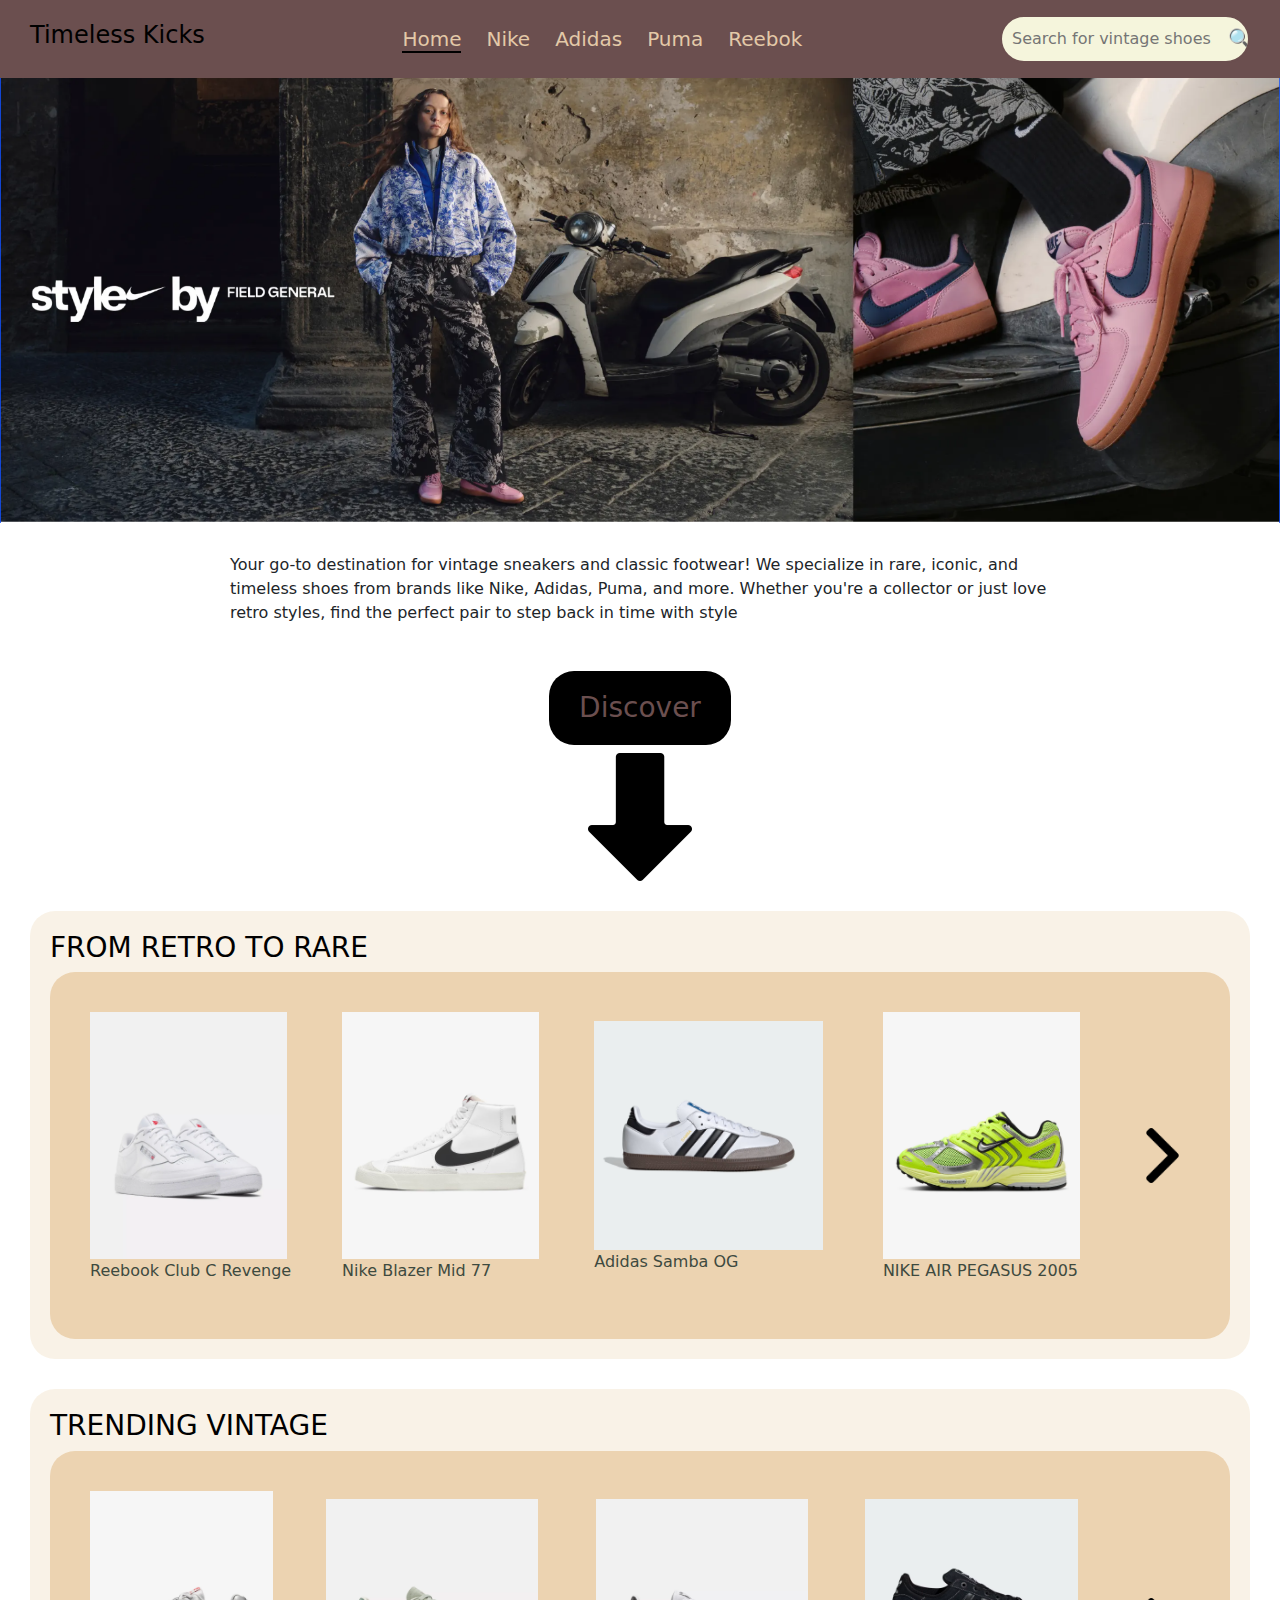
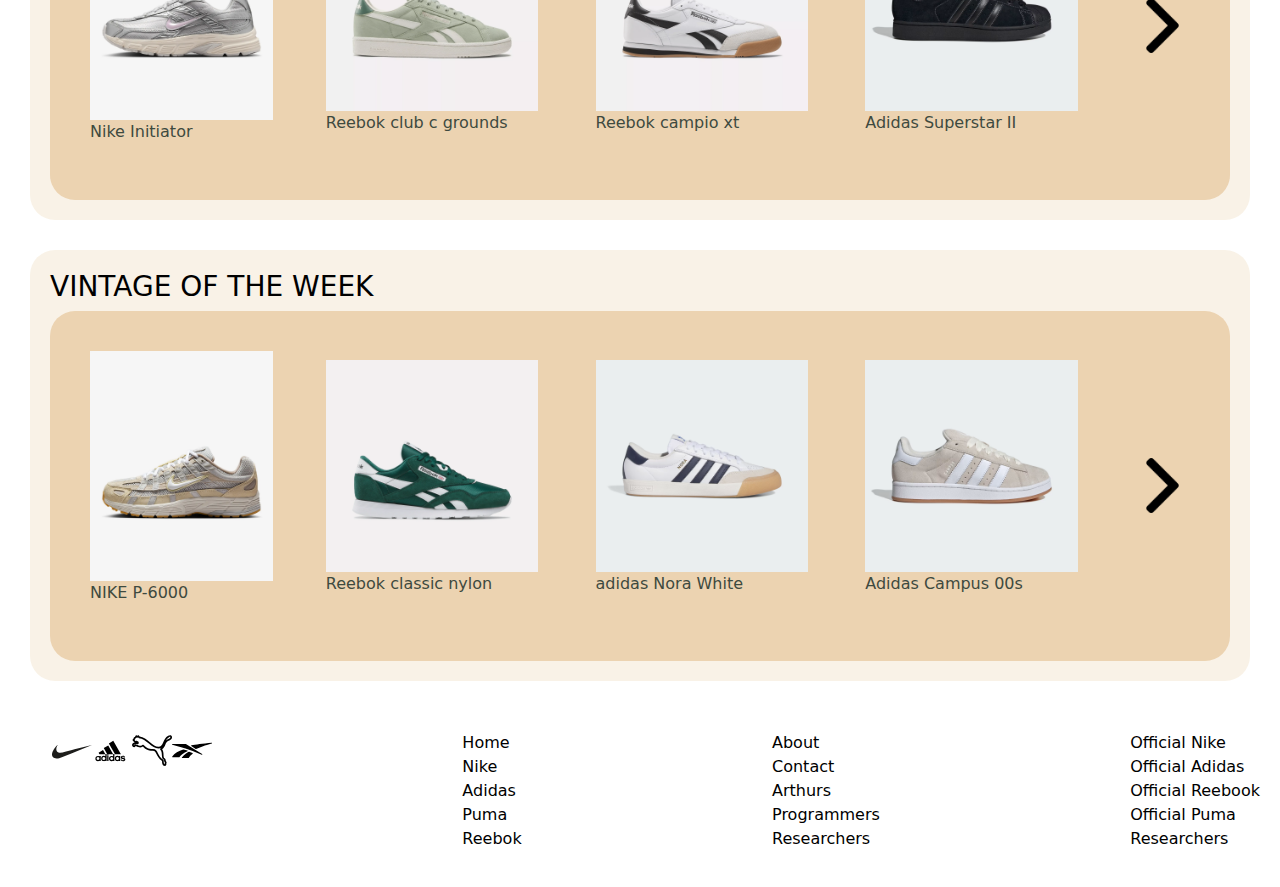
<file: vintage/index.html>
<!doctype html>
<html>
<head>
    <meta charset="UTF-8">
    <meta name="viewport" content="width=device-width, initial-scale=1.0">
    <link href="style.css" rel="stylesheet">
    <title>Timeless Kicks</title>
    <link href="https://cdn.jsdelivr.net/npm/bootstrap@5.3.0/dist/css/bootstrap.min.css" rel="stylesheet">
</head>

<body>
    <header >
        <div>
            <h4>Timeless Kicks</h4>
        </div>
        <ul class="nav">
            <li><a href="index.html" style="border-bottom: 2px solid black;">Home</a></li>
            <li><a href="Nike.html">Nike</a></li>
            <li><a href="Adidas.html">Adidas</a></li>
            <li><a href="Puma.html">Puma</a></li>
            <li><a href="Reebok.html">Reebok</a></li>
        </ul>  
        <form class="search-bar">
            <input type="text" id="searchInput" placeholder="Search for vintage shoes...">
            <button type="submit">🔍</button>
        </form>  
    </header>


    <div class="home-about">
        <img src="Images/home.PNG" >
        <p style="padding: 30px 230px;">
            Your go-to destination for vintage sneakers and classic footwear! We specialize 
            in rare, iconic, and timeless shoes from brands like Nike, Adidas, Puma, and more.
             Whether you're a collector or just love retro styles, find the perfect pair to 
             step back in time with style
        </p>
        <div >
            <div class="discover" >
            <h3>Discover</h3>
            <img src="Images/icons/down-arrow.png" style="width: 10%;height: 10%;">
            </div>    
        </div>    

    </div>
    <section class="From-Retro-to-Rare" id="section">
        <div class="head-Container">
            <h3>FROM RETRO TO RARE</h3>

        </div>
        
        <div class="Container">
            <div>
                <img src="Images/shoes/Reebok club c 85.webp">
                <p>Reebook Club C Revenge</p>
            </div>
            <div>
                <img src="Images/shoes/Nike blazer mid 77.jpg">
                <p>Nike Blazer Mid 77</p>
            </div>
            <div>
                <img src="Images/shoes/Adidas Samba OG.avif">
                <p>Adidas Samba OG</p>
            </div>
            <div>
                <img src="Images/shoes/NIKE AIR PEGASUS 2005.png">
                <p>NIKE AIR PEGASUS 2005</p>
            </div>
            <img src="Images/icons/right-arrow .png "class="right-arrow"style="width: 5%; height: 5%;">

        </div>
      

    </section>
    <section class="trending-vintage" id="section">
        <div class="head-Container">
            <h3>TRENDING VINTAGE</h3>

        </div>
        
        <div class="Container">
            <div>
                <img src="Images/shoes/NIKE INITIATOR.png">
                <p>Nike Initiator</p>
            </div>
            <div>
                <img src="Images/shoes/Reebok club c grounds.webp">
                <p>Reebok club c grounds</p>
            </div>
            <div>
                <img src="Images/shoes/Reebok campio xt.webp">
                <p>Reebok campio xt</p>
            </div>
            <div>
                <img src="Images/shoes/Adidas Superstar II .avif">
                <p>Adidas Superstar II</p>
            </div>
            <img src="Images/icons/right-arrow .png "class="right-arrow"style="width: 5%; height: 5%;">

        </div>

    </section>
    <section class="vintage-of-the-week" id="section">

        <div class="head-Container">
            <h3>VINTAGE OF THE WEEK</h3>

        </div>
        
        <div class="Container">
            <div>
                <img src="Images/shoes/NIKE P-6000.png">
                <p>NIKE P-6000</p>
            </div>
            <div>
                <img src="Images/shoes/Reebok classic nylon.webp">
                <p>Reebok classic nylon</p>
            </div>
            <div>
                <img src="Images/shoes/adidas Nora_Shoes_White.avif">
                <p>adidas Nora White</p>
            </div>
            <div>
                <img src="Images/shoes/Adidas Campus 00s.avif">
                <p>Adidas Campus 00s</p>
            </div>
            <img src="Images/icons/right-arrow .png "class="right-arrow"style="width: 5%; height: 5%;">

        </div>

    </section>

<footer>
    <ul class="footer-logos">
        <li><img src="Images/icons/nike.svg" ></li>
        <li><img src="Images/icons/adidas.svg"></li>
        <li><img src="Images/icons/puma.svg"></li>
        <li><img src="Images/icons/reebok.svg"></li>
    </ul>
    <ul >
        <li><a href="index.html">Home</a></li>
        <li><a href="Nike.html">Nike</a></li>
        <li><a href="Adidas.html">Adidas</a></li>
        <li><a href="Puma.html">Puma</a></li>
        <li><a href="Reebok.html">Reebok</a></li>
    </ul> 
    <ul >
        <li><a href="#">About</a></li>
        <li><a href="#">Contact</a></li>
        <li><a href="#">Arthurs</a></li>
        <li><a href="#">Programmers</a></li>
        <li><a href="#">Researchers</a></li>
    </ul> 
    <ul >
        <li><a href="#">Official Nike</a></li>
        <li><a href="#">Official Adidas</a></li>
        <li><a href="#">Official Reebook</a></li>
        <li><a href="#">Official Puma</a></li>
        <li><a href="#">Researchers</a></li>
    </ul> 
</footer>

<script src="https://cdn.jsdelivr.net/npm/@popperjs/core@2.11.6/dist/umd/popper.min.js"></script>

<script src="https://cdn.jsdelivr.net/npm/bootstrap@5.3.0/dist/js/bootstrap.min.js"></script>
</body>
</html>
</file>
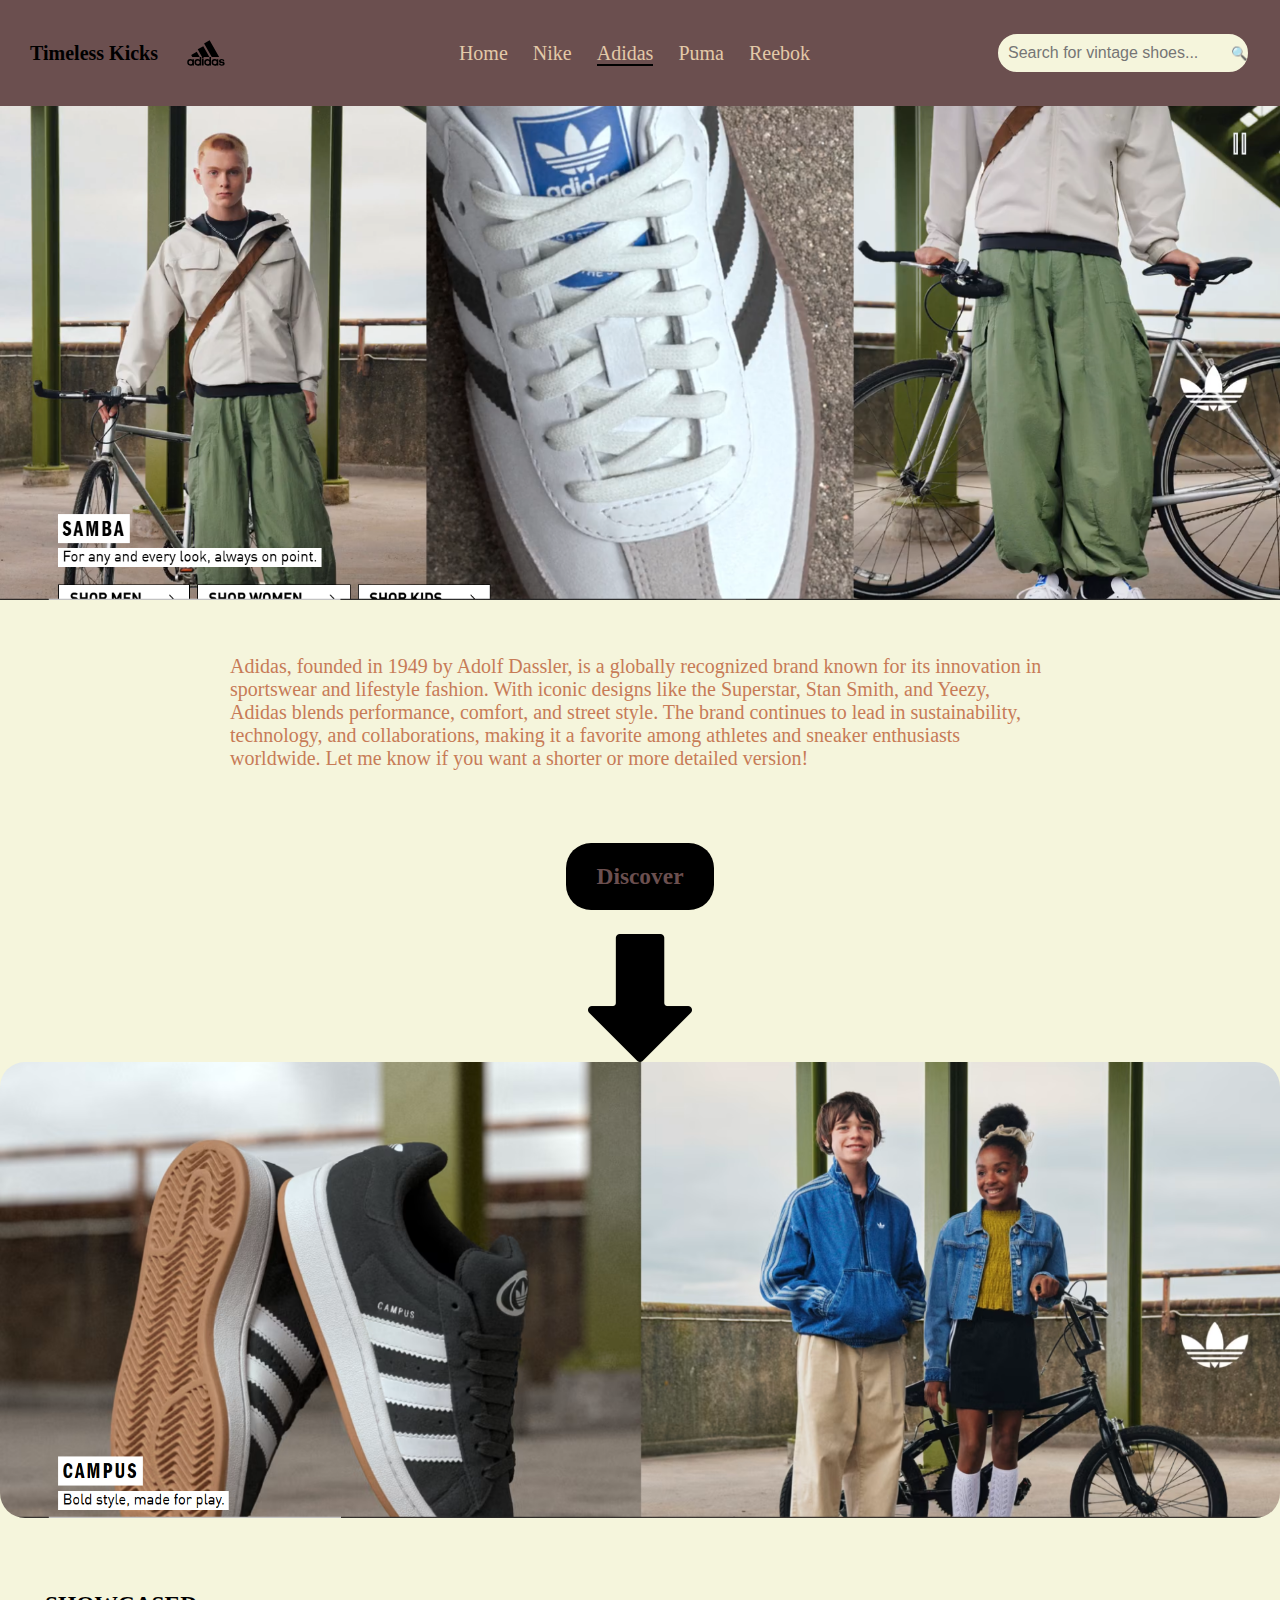
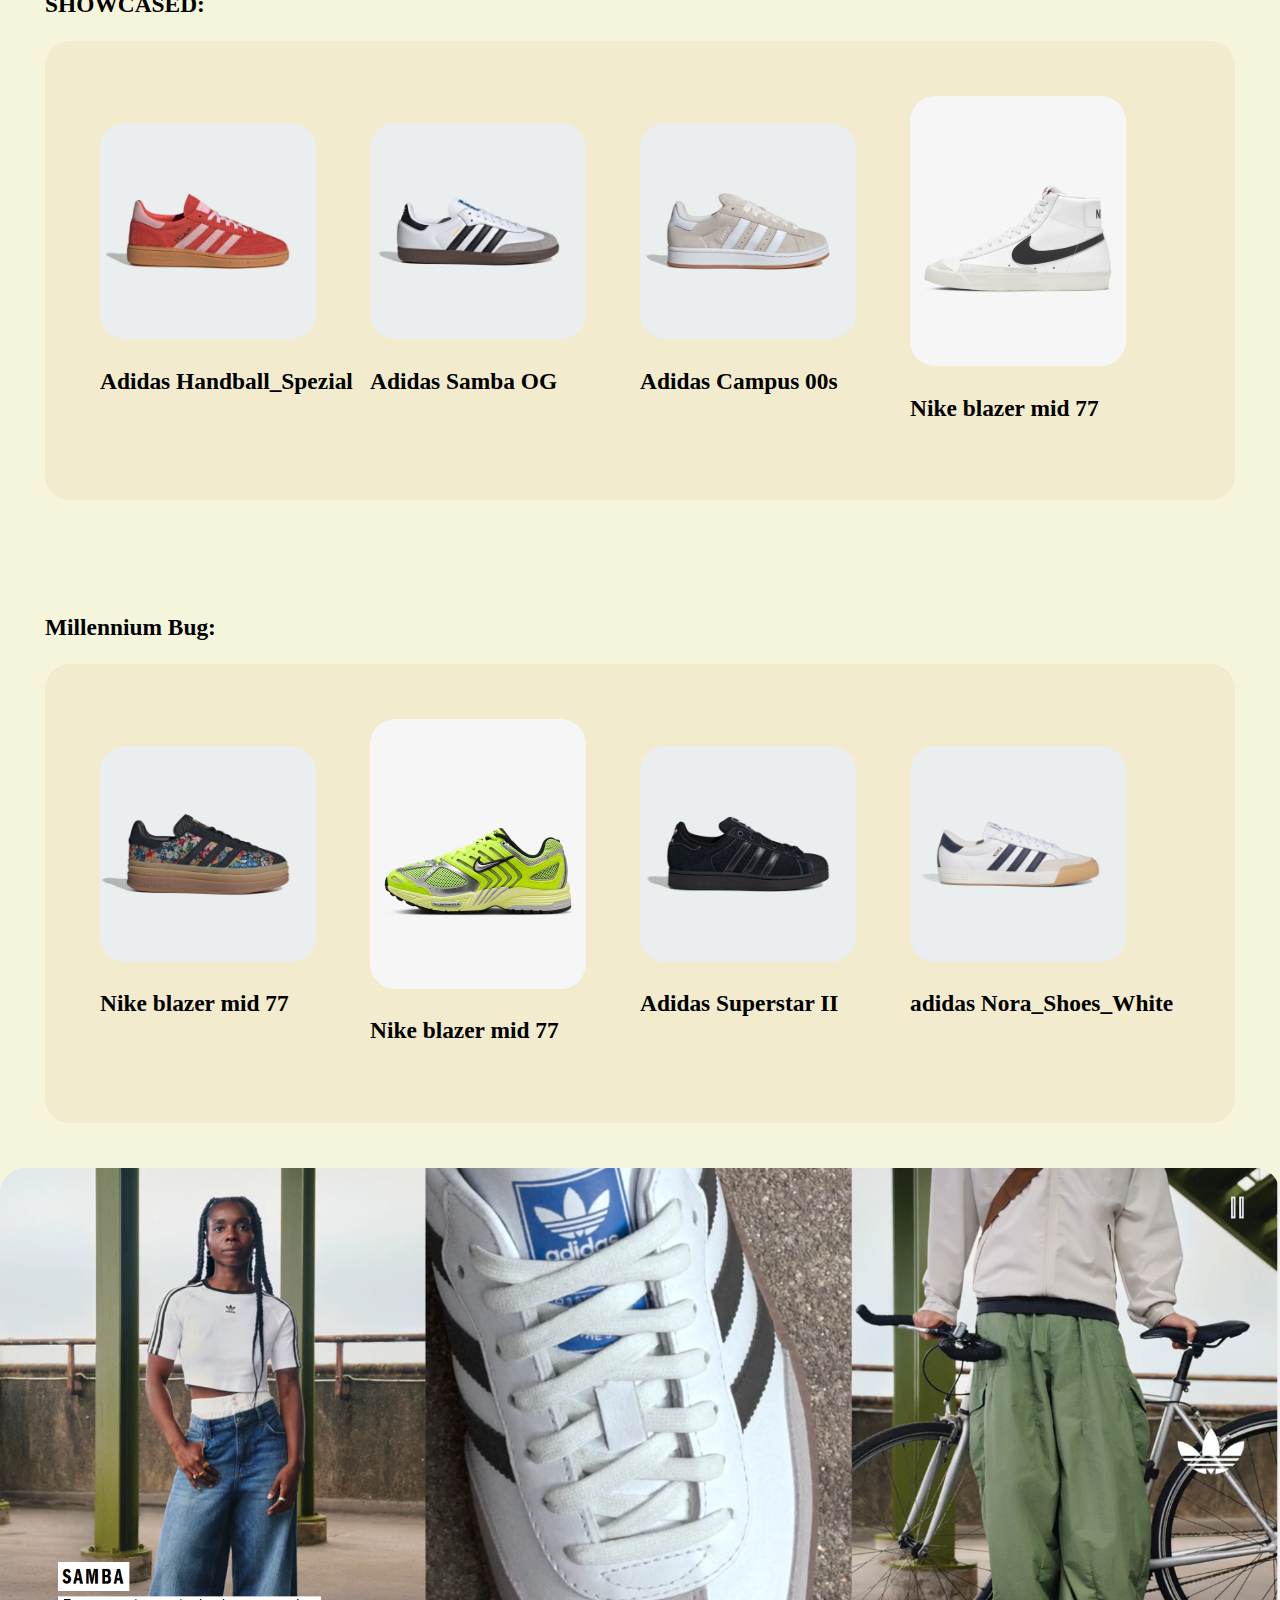
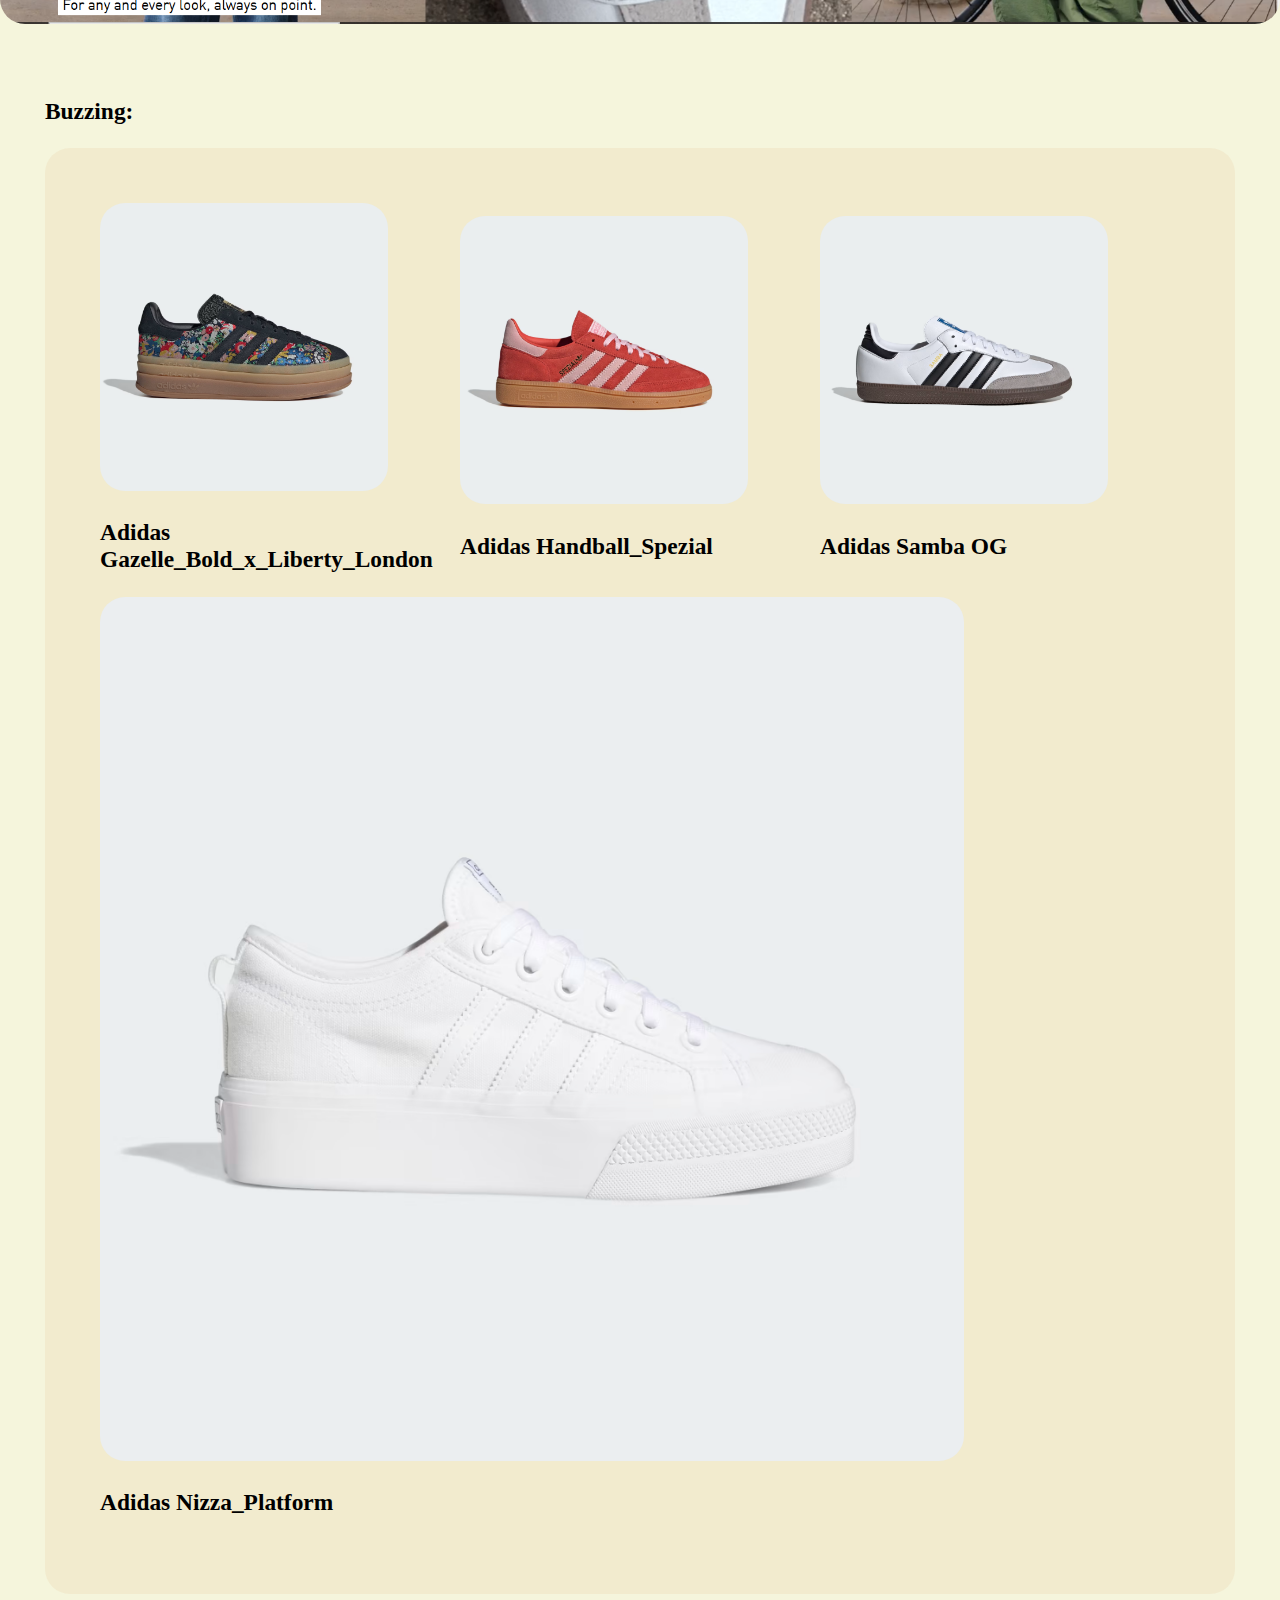
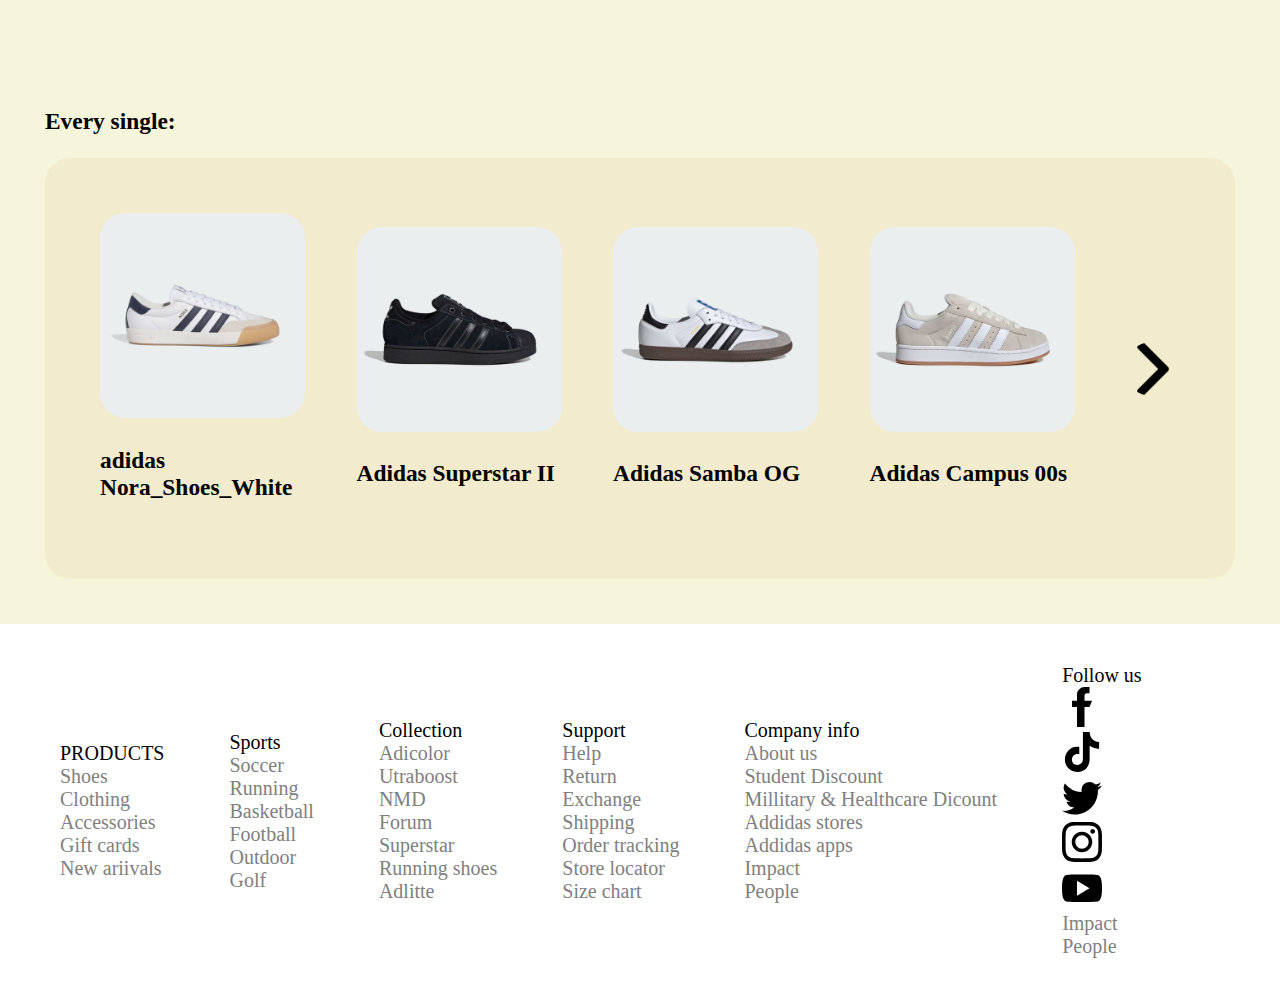
<file: vintage/Adidas.html>
<!DOCTYPE html>
<html>
    <head>
        <meta charset="UTF-8">
        <meta name="viewport" content="width=device-width, initial-scale=1.0">
        <link href="style.css" rel="stylesheet">
        <title>Timeless Kicks</title>
    </head>
    <body>
        <header >
            <div>
                <h4>Timeless Kicks</h4>
                <img src="Images/icons/adidas.svg">
                
            </div>
            <ul class="nav">
                <li><a href="index.html" >Home</a></li>
                <li><a href="Nike.html" >Nike</a></li>
                <li><a href="Adidas.html" style="border-bottom: 2px solid black;" >Adidas</a></li>
                <li><a href="Puma.html" >Puma</a></li>
                <li><a href="Reebok.html" >Reebok</a></li>
            </ul>  
            <form class="search-bar">
                <input type="text" id="searchInput" placeholder="Search for vintage shoes...">
                <button type="submit">🔍</button>
            </form>  
        </header>

        <div class="home-about">
            <img src="Images/addias home.PNG" >
            <p style="padding: 30px 230px;">
                Adidas, founded in 1949 by Adolf Dassler, is a globally recognized brand known for its innovation in sportswear and lifestyle fashion. With iconic designs like the Superstar, Stan Smith, and Yeezy, Adidas blends performance, comfort, and street style. The brand continues to lead in sustainability, technology, and collaborations, making it a favorite among athletes and sneaker enthusiasts worldwide.

                Let me know if you want a shorter or more detailed version!
            </p>
            <div >
                <div class="discover" >
                <h3>Discover</h3>
                <img src="Images/icons/down-arrow.png" style="width: 10%;height: 10%;">
                </div>    
            </div>    
    
        </div>

        <div class="ad">
            <img src="Images/addidas ad1.PNG">

        </div>
        <section style="padding: 45px;">
            <h3 style="color: black;">SHOWCASED:</h3>
            <div class="section">
                
                <div>
                    <img src="Images/shoes/Adidas Handball_Spezial.avif">
                    <h3>Adidas Handball_Spezial</h3>
                </div>
                <div>
                    <img src="Images/shoes/Adidas Samba OG.avif">
                    <h3>Adidas Samba OG</h3>
                </div>
                <div>
                    <img src="Images/shoes/Adidas Campus 00s.avif">
                    <h3>Adidas Campus 00s</h3>
                </div>
                <div>
                    <img src="Images/shoes/Nike blazer mid 77.jpg">
                    <h3>Nike blazer mid 77</h3>
                </div>



            </div>    
        </section>



        <section style="padding: 45px;">
            <h3 style="color: black;">Millennium Bug:</h3>
            <div class="section">
                <div>
                    <img src="Images/shoes/Adidas Gazelle_Bold_x_Liberty_London.avif">
                    <h3>Nike blazer mid 77</h3>
                </div>
                <div>
                    <img src="Images/shoes/NIKE AIR PEGASUS 2005.png">
                    <h3>Nike blazer mid 77</h3>
                </div>
                <div>
                    <img src="Images/shoes/Adidas Superstar II .avif">
                    <h3>Adidas Superstar II</h3>
                </div>
                <div>
                    <img src="Images/shoes/adidas Nora_Shoes_White.avif">
                    <h3>adidas Nora_Shoes_White</h3>
                </div>



            </div>    
        </section>
        <div class="ad">
            <img src="Images/addias ad2.PNG">

        </div>

        <section style="padding: 45px;">
            <h3 style="color: black;">Buzzing:</h3>
            <div class="section">
                <div>
                    <img src="Images/shoes/Adidas Gazelle_Bold_x_Liberty_London.avif">
                    <h3>Adidas Gazelle_Bold_x_Liberty_London</h3>
                </div>
                <div>
                    <img src="Images/shoes/Adidas Handball_Spezial.avif">
                    <h3>Adidas Handball_Spezial</h3>
                </div>
                <div>
                    <img src="Images/shoes/Adidas Samba OG.avif">
                    <h3>Adidas Samba OG</h3>
                </div>
                <div>
                    <img src="Images/shoes/Adidas Nizza_Platform.avif">
                    <h3>Adidas Nizza_Platform</h3>
                </div>



            </div>    
        </section>

        <section style="padding: 45px;">
            <h3 style="color: black;">Every single:</h3>
            <div class="section">
                <div>
                    <img src="Images/shoes/adidas Nora_Shoes_White.avif">
                    <h3>adidas Nora_Shoes_White</h3>
                </div>
                <div>
                    <img src="Images/shoes/Adidas Superstar II .avif">
                    <h3>Adidas Superstar II</h3>
                </div>
                <div>
                    <img src="Images/shoes/Adidas Samba OG.avif">
                    <h3>Adidas Samba OG</h3>
                </div>
                <div>
                    <img src="Images/shoes/Adidas Campus 00s.avif">
                    <h3>Adidas Campus 00s</h3>
                </div>
                <img src="Images/icons/right-arrow .png "class="right-arrow"style="width: 5%; height: 5%;">



            </div>    
        </section>

        <footer>
            <div style="display: flex;gap: 25px;justify-content: center; align-items: center;">
                
                <ul >
                    <li style="color: black;">PRODUCTS</li>
                    <li>Shoes</li>
                    <li>Clothing</li>
                    <li>Accessories</li>
                    <li>Gift cards</li>
                    <li>New ariivals</li>
                </ul>
                <ul>
                    <li style="color: black;">Sports</li>
                    <li>Soccer</li>
                    <li>Running</li>
                    <li>Basketball</li>
                    <li>Football</li>
                    <li>Outdoor</li>
                    <li>Golf</li>
                </ul>
                <ul>
                    <li style="color: black;">Collection</li>
                    <li>Adicolor</li>
                    <li>Utraboost</li>
                    <li>NMD</li>
                    <li>Forum</li>
                    <li>Superstar</li>
                    <li>Running shoes</li>
                    <li>Adlitte</li>
                </ul>
                <ul>
                    <li style="color: black;">Support</li>
                    <li>Help</li>
                    <li>Return</li>
                    <li>Exchange</li>
                    <li>Shipping</li>
                    <li>Order tracking</li>
                    <li>Store locator</li>
                    <li>Size chart</li>
                </ul>
                <ul>
                    <li style="color: black;">Company info</li>
                    <li>About us</li>
                    <li>Student Discount</li>
                    <li>Millitary & Healthcare Dicount</li>
                    <li>Addidas stores</li>
                    <li>Addidas apps</li>
                    <li>Impact</li>
                    <li>People</li>
                </ul>
                <ul>
                    <li style="color: black;">Follow us</li>
                    <li><img src="Images/icons/facebook.svg"></li>
                    <li><img src="Images/icons/tiktok.svg"></li>
                    <li><img src="Images/icons/twitter.svg"></li>
                    <li><img src="Images/icons/instagram.svg"></li>
                    <li><img src="Images/icons/youtube.svg"></li>
                    <li>Impact</li>
                    <li>People</li>
                </ul>


            </div>
        </footer>
        

        
    </body>
</html>
</file>
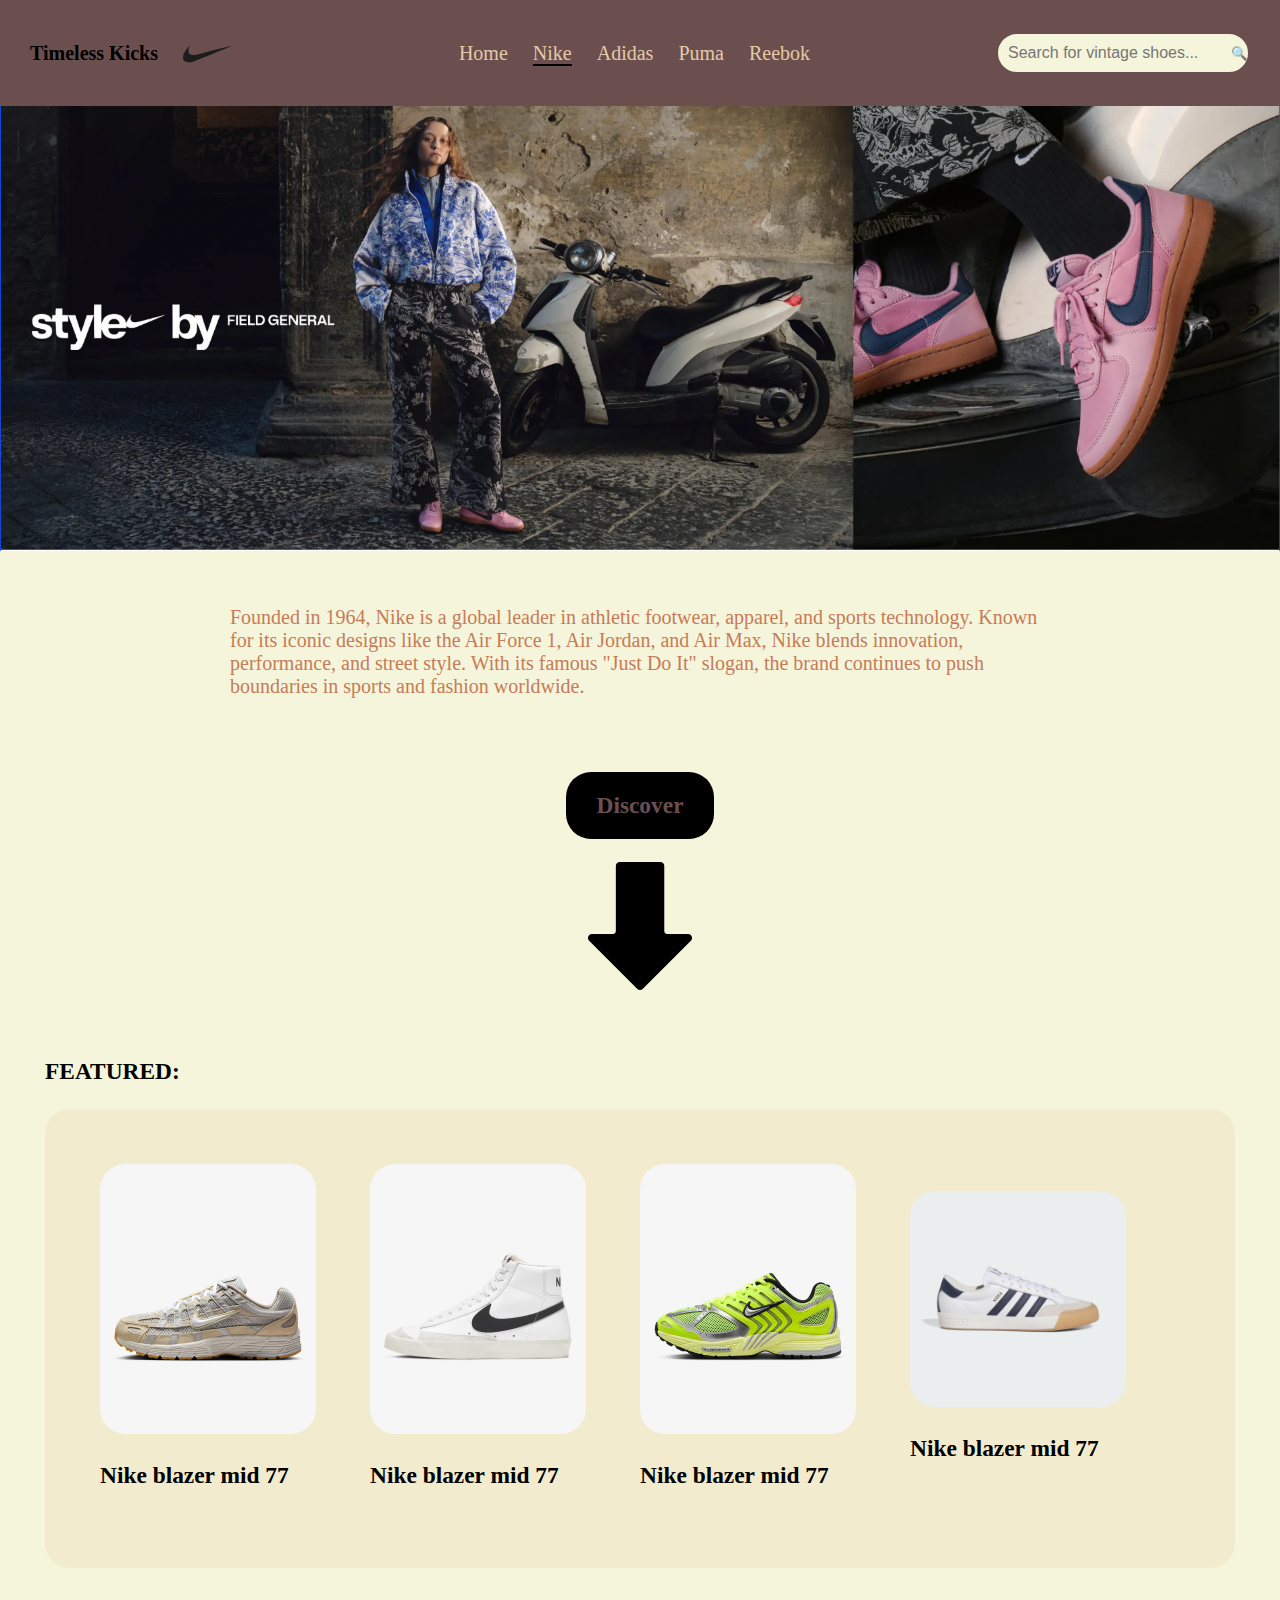
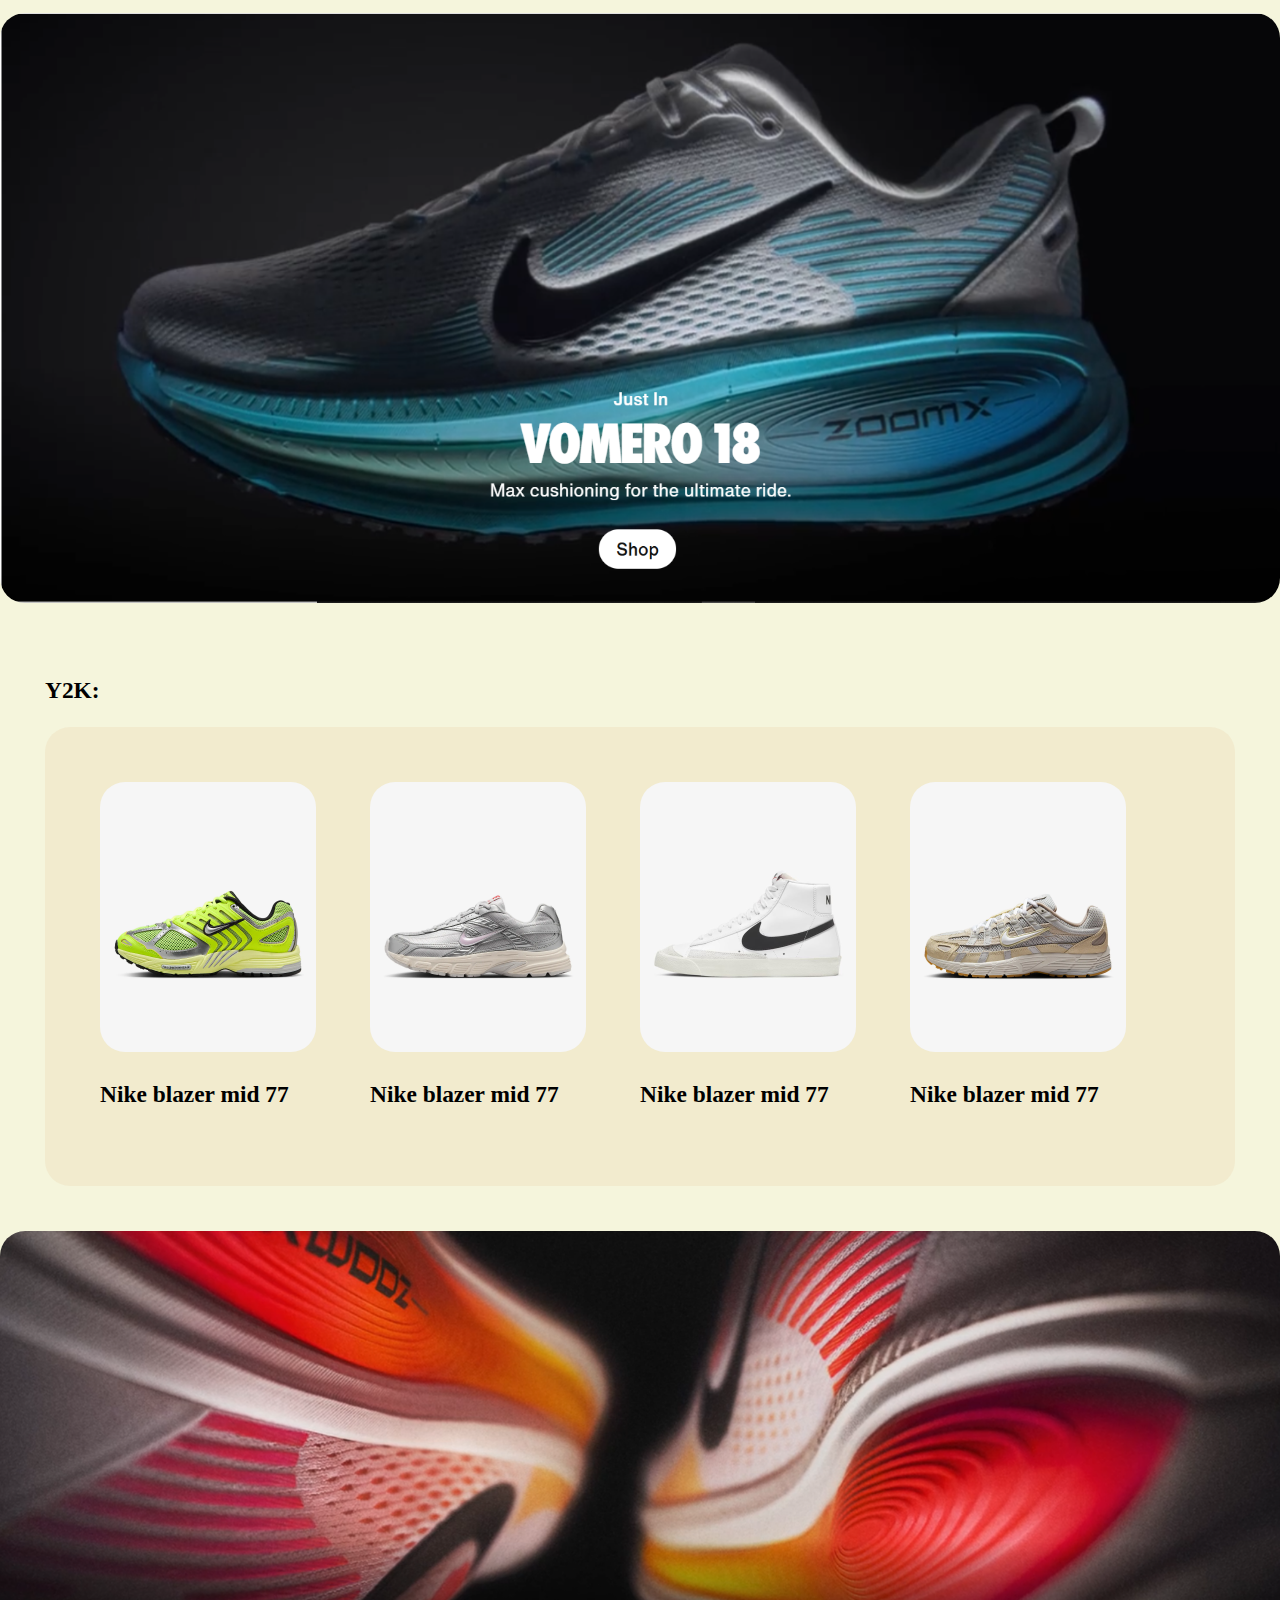
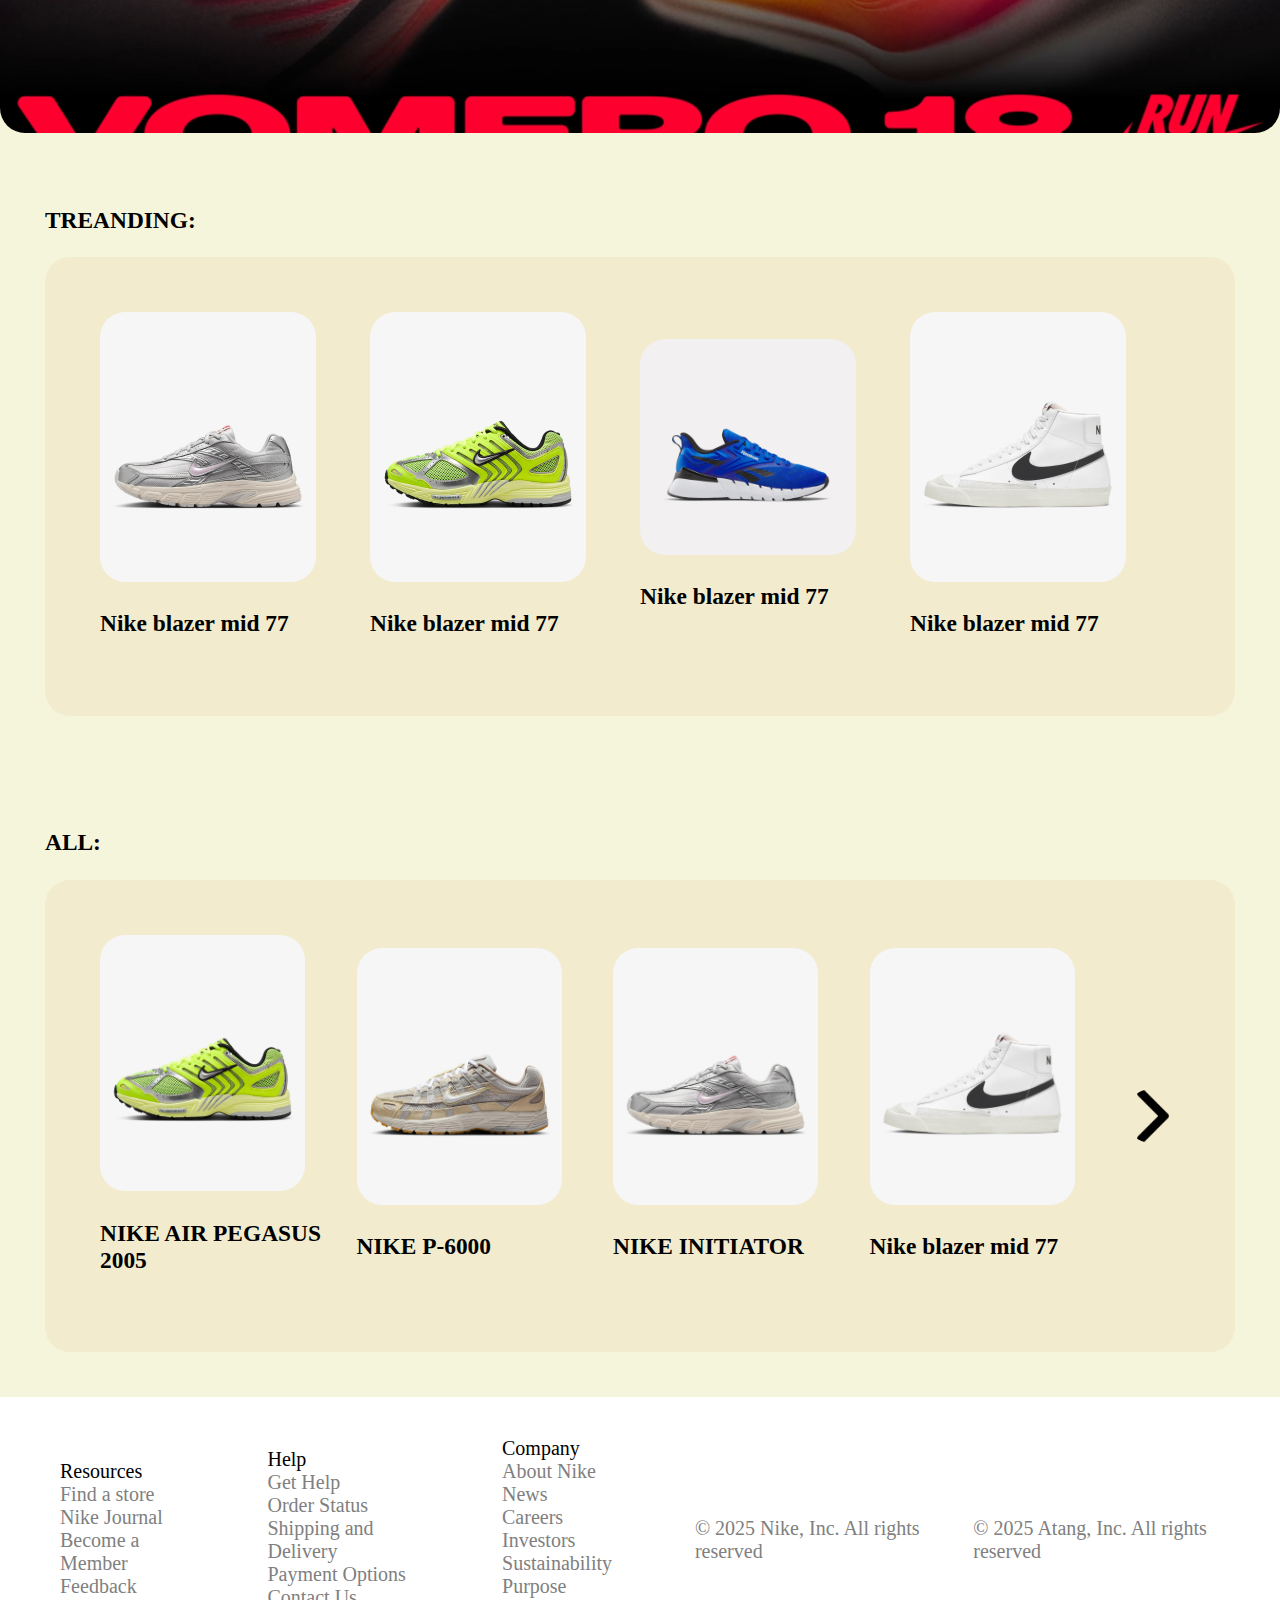
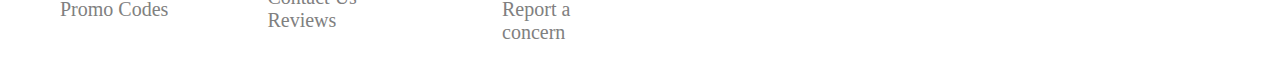
<file: vintage/Nike.html>
<!DOCTYPE html>
<html>
    <head>
        <meta charset="UTF-8">
        <meta name="viewport" content="width=device-width, initial-scale=1.0">
        <link href="style.css" rel="stylesheet">
        <title>Timeless Kicks</title>
    </head>
    <body>
        <header >
            <div>
                <h4>Timeless Kicks</h4>
                <img src="Images/icons/nike.svg">
            </div>
            <ul class="nav">
                <li><a href="index.html" >Home</a></li>
                <li><a href="Nike.html" style="border-bottom: 2px solid black;">Nike</a></li>
                <li><a href="Adidas.html">Adidas</a></li>
                <li><a href="Puma.html">Puma</a></li>
                <li><a href="Reebok.html">Reebok</a></li>
            </ul>  
            <form class="search-bar">
                <input type="text" id="searchInput" placeholder="Search for vintage shoes...">
                <button type="submit">🔍</button>
            </form>  
        </header>
        <div class="home-about">
            <img src="Images/home.PNG" >
            <p style="padding: 30px 230px;">
                Founded in 1964, Nike is a global leader in athletic footwear, apparel, and sports technology. Known for its iconic designs like the Air Force 1, Air Jordan, and Air Max, Nike blends innovation, performance, and street style. With its famous "Just Do It" slogan, the brand continues to push boundaries in sports and fashion worldwide.
            </p>
            <div >
                <div class="discover" >
                <h3>Discover</h3>
                <img src="Images/icons/down-arrow.png" style="width: 10%;height: 10%;">
                </div>    
            </div>    
    
        </div>



        <section style="padding: 45px;">
            <h3 style="color: black;">FEATURED:</h3>
            <div class="section">
                
                <div>
                    <img src="Images/shoes/NIKE P-6000.png">
                    <h3>Nike blazer mid 77</h3>
                </div>
                <div>
                    <img src="Images/shoes/Nike blazer mid 77.jpg">
                    <h3>Nike blazer mid 77</h3>
                </div>
                <div>
                    <img src="Images/shoes/NIKE AIR PEGASUS 2005.png">
                    <h3>Nike blazer mid 77</h3>
                </div>
                <div>
                    <img src="Images/shoes/adidas Nora_Shoes_White.avif">
                    <h3>Nike blazer mid 77</h3>
                </div>



            </div>    
        </section>
        <div class="ad">
            <img src="Images/nike vomero.PNG">

        </div>


        <section style="padding: 45px;">
            <h3 style="color: black;">Y2K:</h3>
            <div class="section">
                <div>
                    <img src="Images/shoes/NIKE AIR PEGASUS 2005.png">
                    <h3>Nike blazer mid 77</h3>
                </div>
                <div>
                    <img src="Images/shoes/NIKE INITIATOR.png">
                    <h3>Nike blazer mid 77</h3>
                </div>
                <div>
                    <img src="Images/shoes/Nike blazer mid 77.jpg">
                    <h3>Nike blazer mid 77</h3>
                </div>
                <div>
                    <img src="Images/shoes/NIKE P-6000.png">
                    <h3>Nike blazer mid 77</h3>
                </div>



            </div>    
        </section>
        <div class="ad">
            <img src="Images/nike vomero18.PNG">

        </div>

        <section style="padding: 45px;">
            <h3 style="color: black;">TREANDING:</h3>
            <div class="section">
                <div>
                    <img src="Images/shoes/NIKE INITIATOR.png">
                    <h3>Nike blazer mid 77</h3>
                </div>
                <div>
                    <img src="Images/shoes/NIKE AIR PEGASUS 2005.png">
                    <h3>Nike blazer mid 77</h3>
                </div>
                <div>
                    <img src="Images/shoes/reebok  nano optimum.webp">
                    <h3>Nike blazer mid 77</h3>
                </div>
                <div>
                    <img src="Images/shoes/Nike blazer mid 77.jpg">
                    <h3>Nike blazer mid 77</h3>
                </div>



            </div>    
        </section>

        <section style="padding: 45px;">
            <h3 style="color: black;">ALL:</h3>
            <div class="section">
                <div>
                    <img src="Images/shoes/NIKE AIR PEGASUS 2005.png">
                    <h3>NIKE AIR PEGASUS 2005</h3>
                </div>
                <div>
                    <img src="Images/shoes/NIKE P-6000.png">
                    <h3>NIKE P-6000</h3>
                </div>
                <div>
                    <img src="Images/shoes/NIKE INITIATOR.png">
                    <h3>NIKE INITIATOR</h3>
                </div>
                <div>
                    <img src="Images/shoes/Nike blazer mid 77.jpg">
                    <h3>Nike blazer mid 77</h3>
                </div>
                <img src="Images/icons/right-arrow .png "class="right-arrow"style="width: 5%; height: 5%;">



            </div>    
        </section>

        <footer>
            <div style="display: flex;gap: 25px;justify-content: center; align-items: center;">
                
                <ul>
                    <li style="color: black;">Resources</li>
                    <li>Find a store</li>
                    <li>Nike Journal</li>
                    <li>Become a Member</li>
                    <li>Feedback</li>
                    <li>Promo Codes</li>
                </ul>
                <ul>
                    <li style="color: black;">Help</li>
                    <li>Get Help</li>
                    <li>Order Status</li>
                    <li>Shipping and Delivery</li>
                    <li>Payment Options</li>
                    <li>Contact Us</li>
                    <li>Reviews</li>
                </ul>
                <ul>
                    <li style="color: black;">Company</li>
                    <li>About Nike</li>
                    <li>News</li>
                    <li>Careers</li>
                    <li>Investors</li>
                    <li>Sustainability</li>
                    <li>Purpose</li>
                    <li>Report a concern</li>
                </ul>
                <ul style="display: flex;">
                    <li>© 2025 Nike, Inc. All rights reserved</li>
                    <li>© 2025 Atang, Inc. All rights reserved</li>
                </ul>

            </div>
        </footer>
        
    
        
    </body>
</html>
</file>
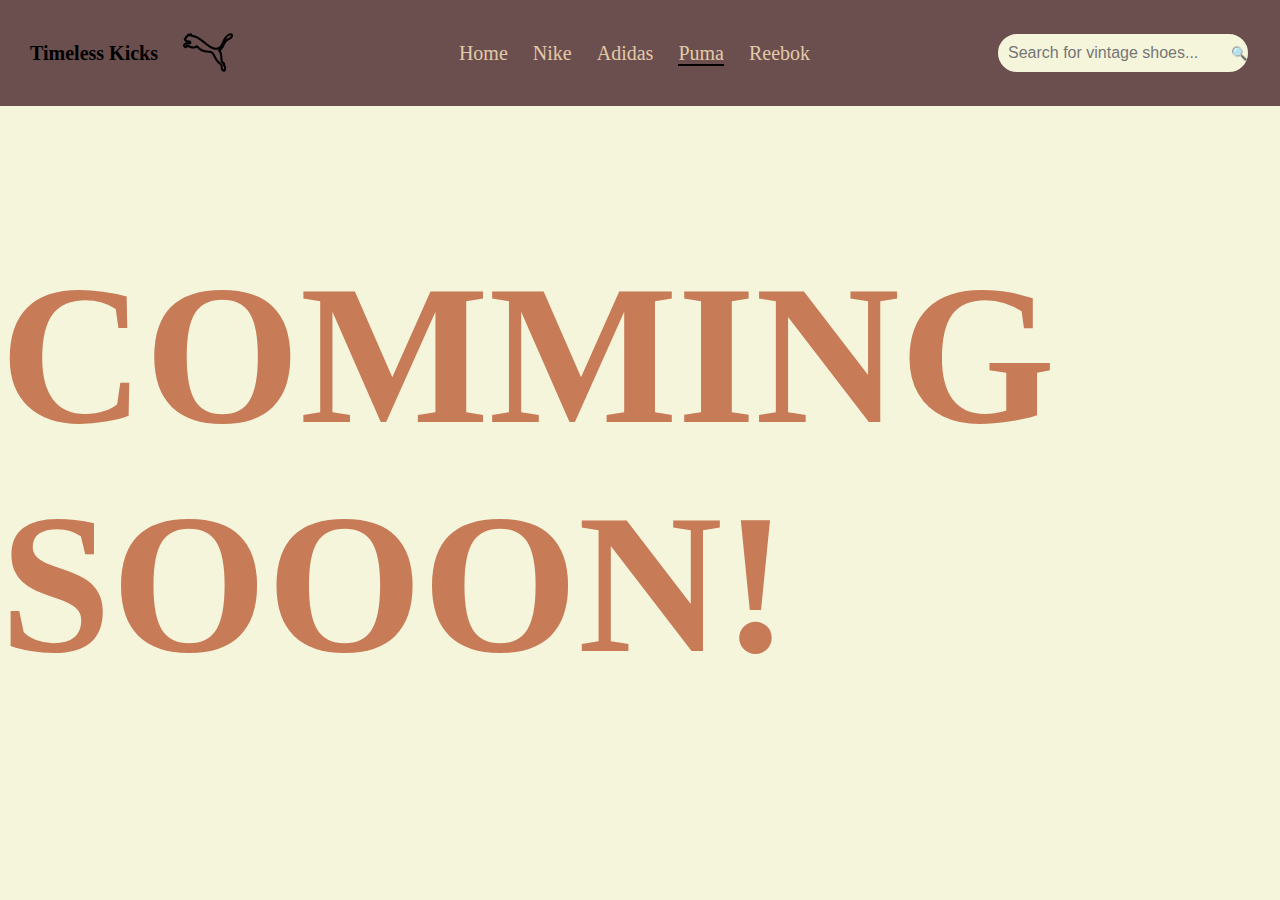
<file: vintage/Puma.html>
<!DOCTYPE html>
<html>
    <head>
        <meta charset="UTF-8">
        <meta name="viewport" content="width=device-width, initial-scale=1.0">
        <link href="style.css" rel="stylesheet">
        <title>Timeless Kicks</title>
    </head>
    <body>
        <header >
            <div>
                <h4>Timeless Kicks</h4>
                <img src="Images/icons/puma.svg">
            </div>
            <ul class="nav">
                <li><a href="index.html" >Home</a></li>
                <li><a href="Nike.html" >Nike</a></li>
                <li><a href="Adidas.html" >Adidas</a></li>
                <li><a href="Puma.html" style="border-bottom: 2px solid black;">Puma</a></li>
                <li><a href="Reebok.html">Reebok</a></li>
            </ul>  
            <form class="search-bar">
                <input type="text" id="searchInput" placeholder="Search for vintage shoes...">
                <button type="submit">🔍</button>
            </form>  
        </header>
        <h1 style="font-size: 200px;">
            COMMING SOOON!
        </h1>
        
    </body>
</html>
</file>
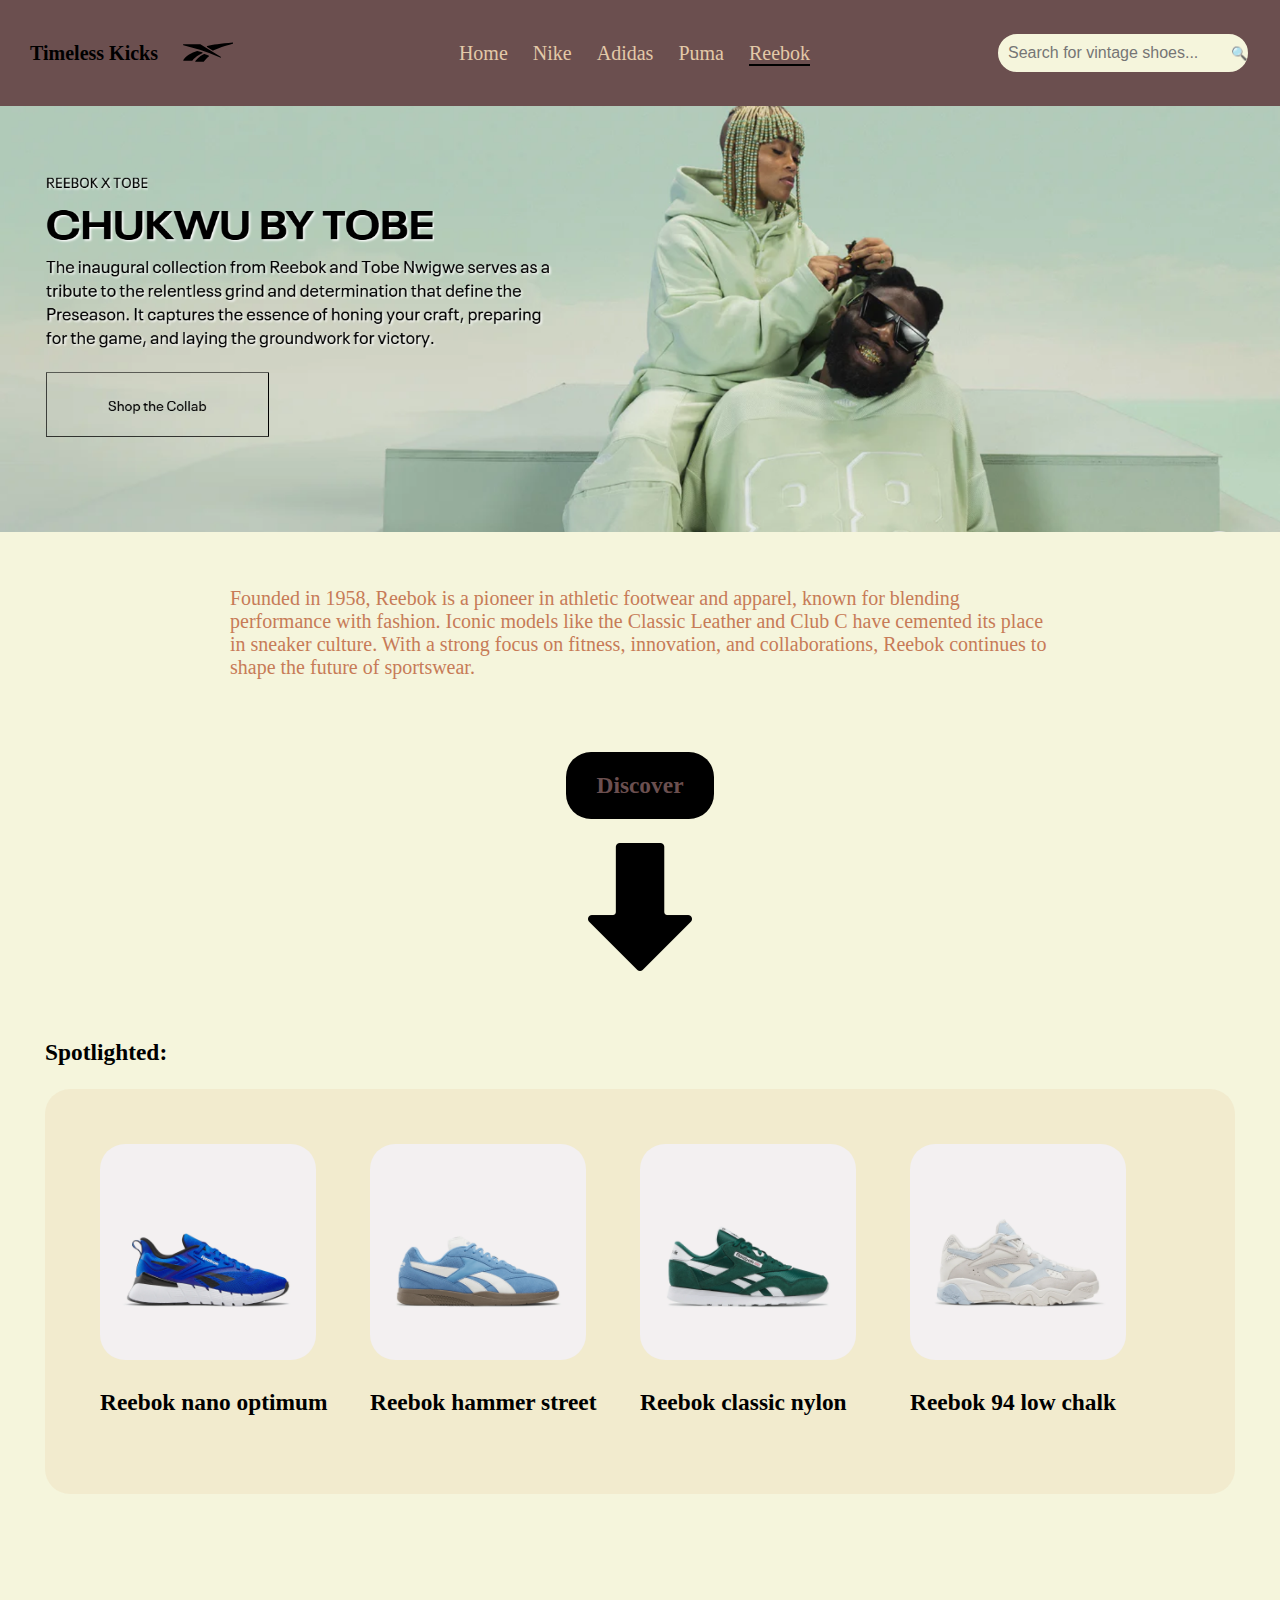
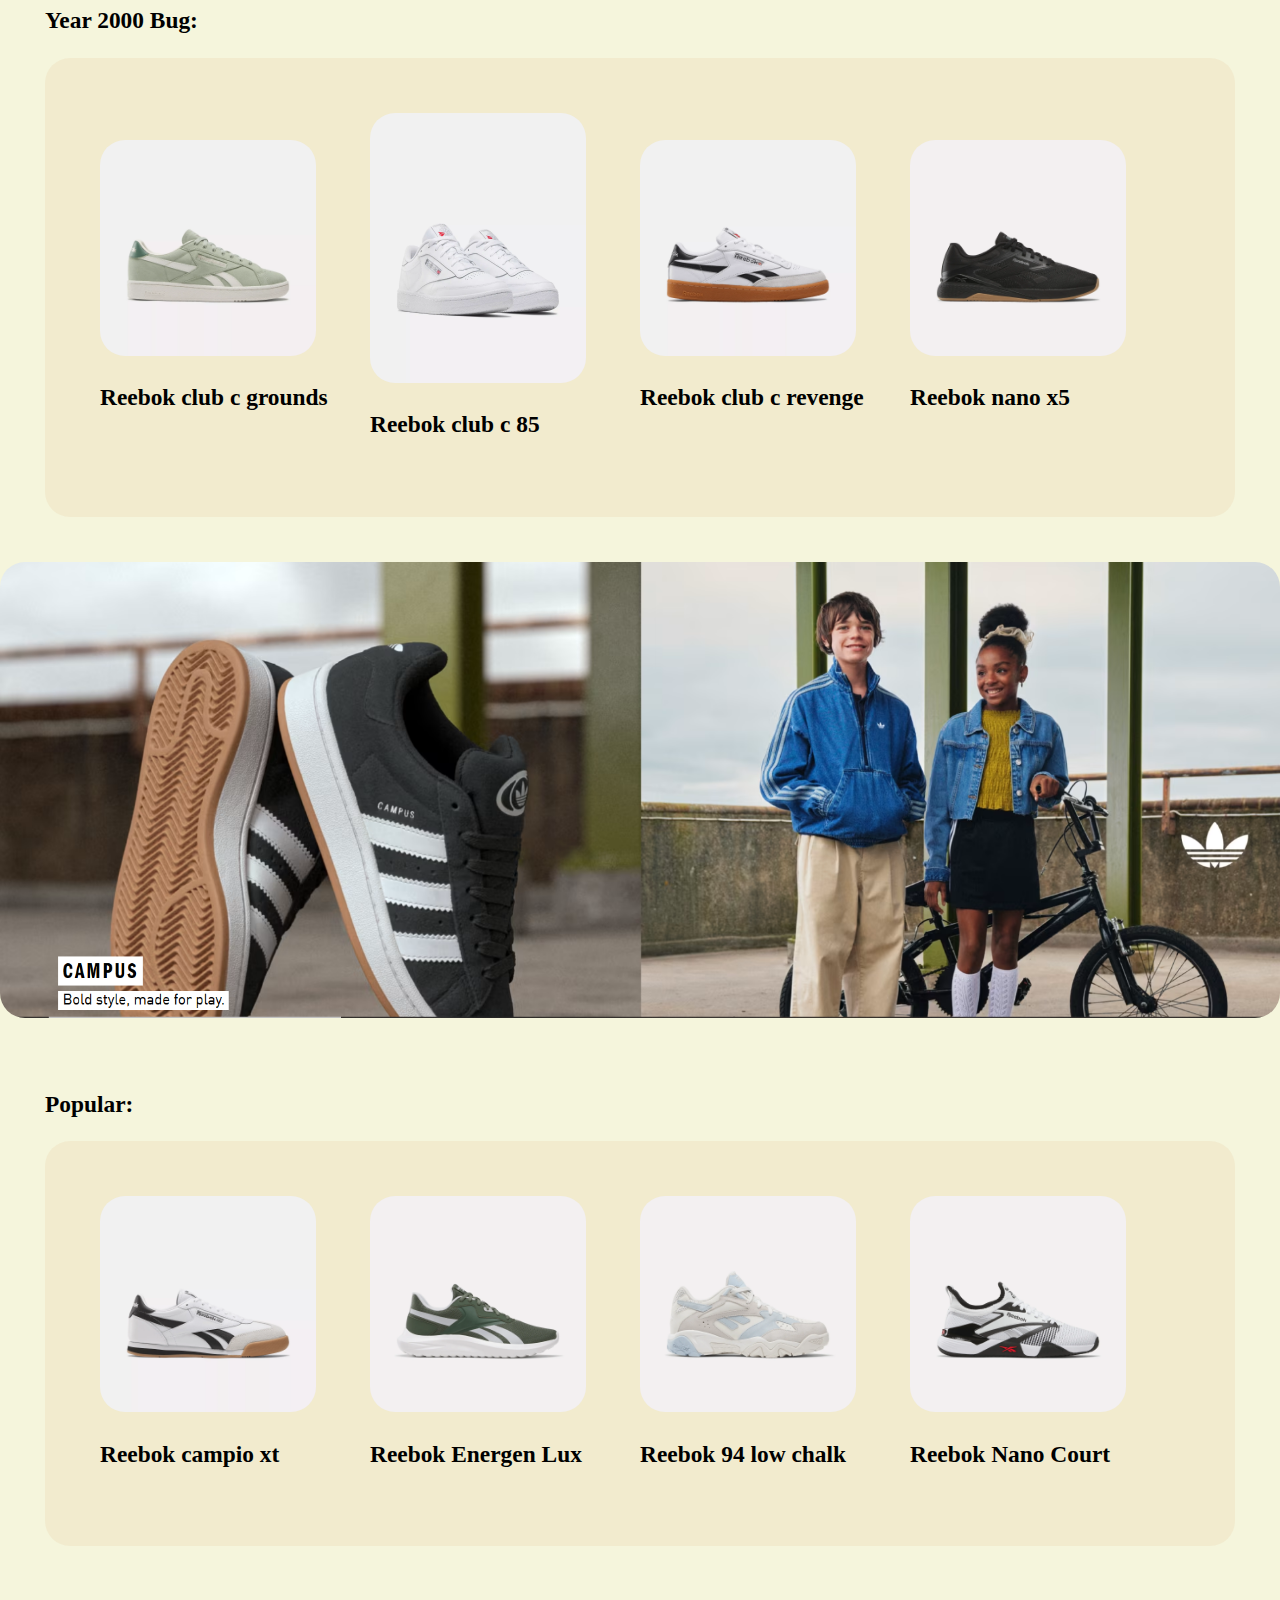
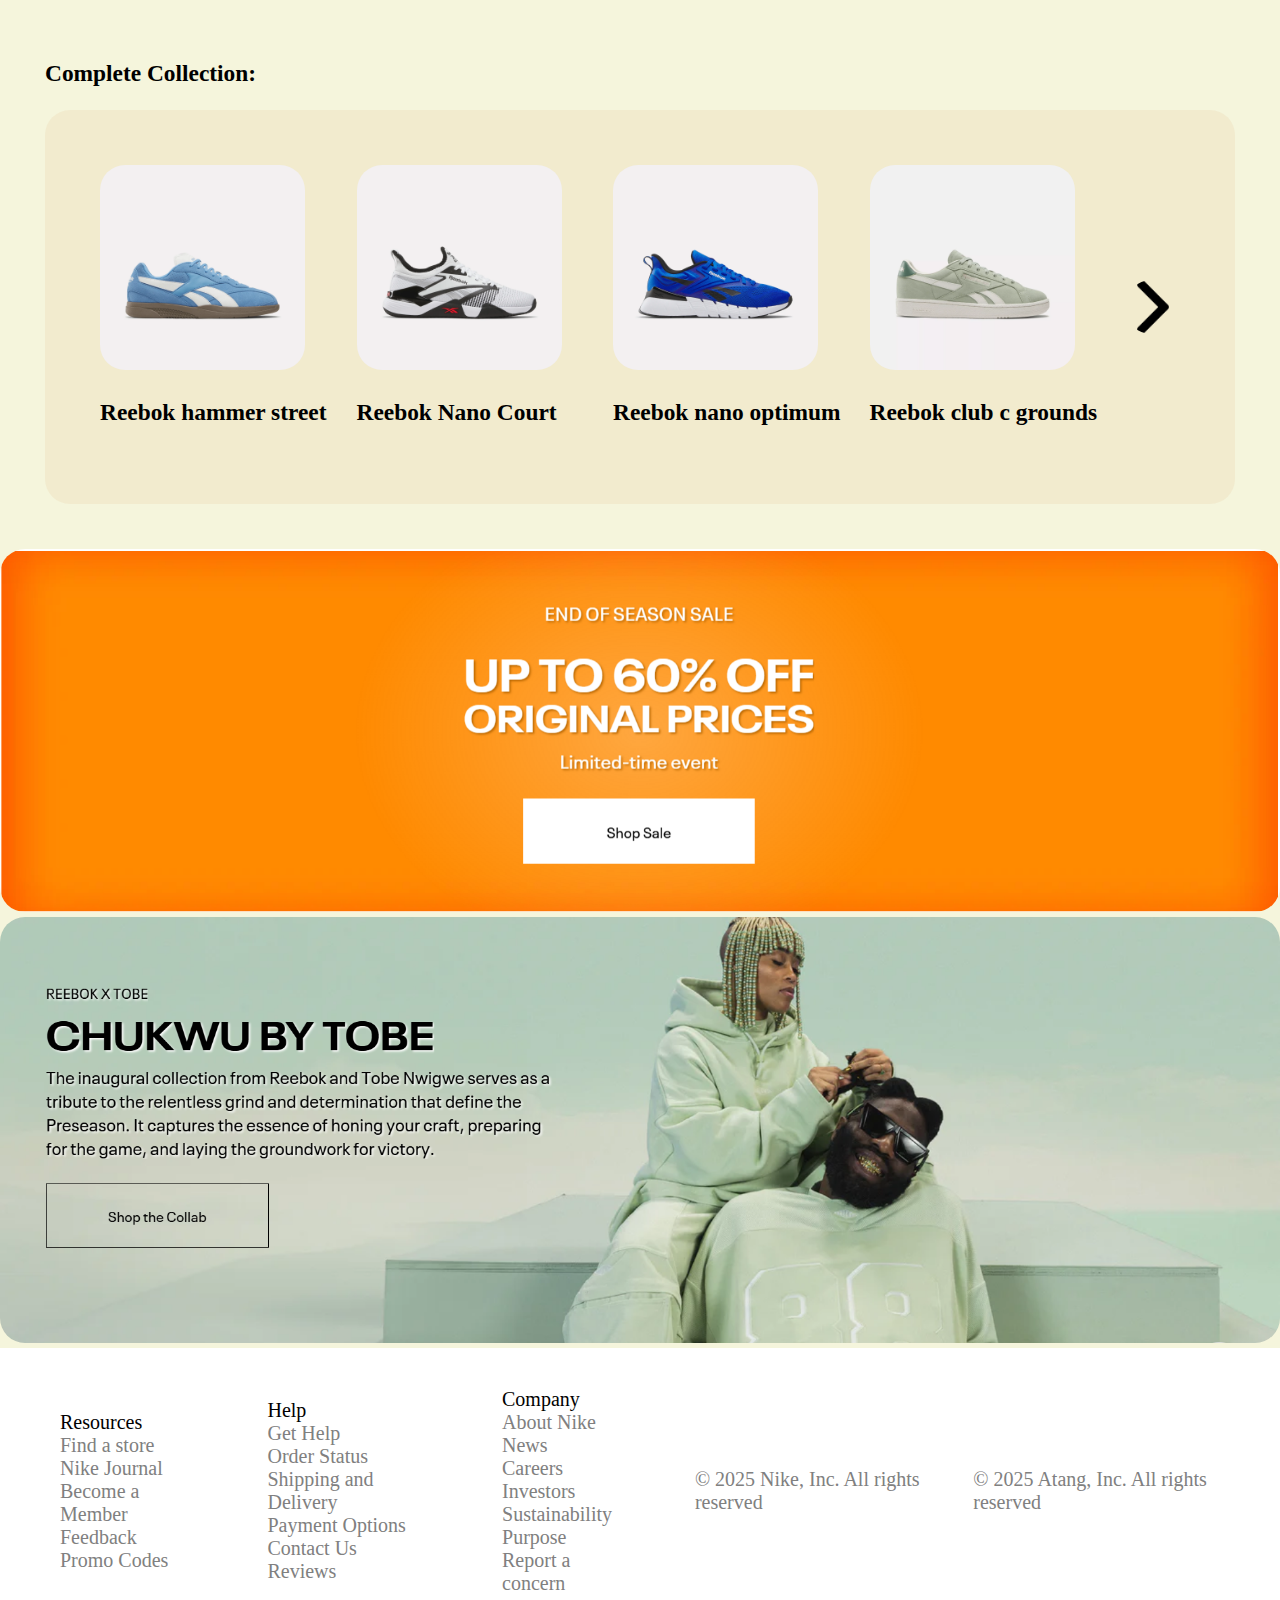
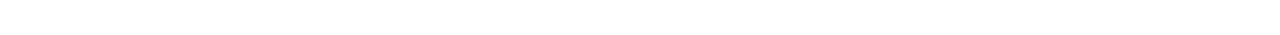
<file: vintage/Reebok.html>
<!DOCTYPE html>
<html>
    <head>
        <meta charset="UTF-8">
        <meta name="viewport" content="width=device-width, initial-scale=1.0">
        <link href="style.css" rel="stylesheet">
        <title>Timeless Kicks</title>
    </head>
    <body>
        <header >
            <div>
                <h4>Timeless Kicks</h4>
                <img src="Images/icons/reebok.svg">
            </div>
            <ul class="nav">
                <li><a href="index.html" >Home</a></li>
                <li><a href="Nike.html" >Nike</a></li>
                <li><a href="Adidas.html" >Adidas</a></li>
                <li><a href="Puma.html" >Puma</a></li>
                <li><a href="Reebok.html" style="border-bottom: 2px solid black;">Reebok</a></li>
            </ul>  
            <form class="search-bar">
                <input type="text" id="searchInput" placeholder="Search for vintage shoes...">
                <button type="submit">🔍</button>
            </form>  
        </header>
        <div class="home-about">
            <img src="Images/Reebok home.PNG" >
            <p style="padding: 30px 230px;">
                Founded in 1958, Reebok is a pioneer in athletic footwear and apparel, known for blending performance with fashion. Iconic models like the Classic Leather and Club C have cemented its place in sneaker culture. With a strong focus on fitness, innovation, and collaborations, Reebok continues to shape the future of sportswear.
            </p>
            <div >
                <div class="discover" >
                <h3>Discover</h3>
                <img src="Images/icons/down-arrow.png" style="width: 10%;height: 10%;">
                </div>    
            </div>    
    
        </div>


        
        <section style="padding: 45px;">
            <h3 style="color: black;">Spotlighted:</h3>
            <div class="section">
                
                <div>
                    <img src="Images/shoes/reebok  nano optimum.webp">
                    <h3>Reebok nano optimum</h3>
                </div>
                <div>
                    <img src="Images/shoes/reebok hammer street.webp">
                    <h3>Reebok hammer street</h3>
                </div>
                <div>
                    <img src="Images/shoes/Reebok classic nylon.webp">
                    <h3>Reebok classic nylon</h3>
                </div>
                <div>
                    <img src="Images/shoes/reebok 94 low chalk.webp">
                    <h3>Reebok 94 low chalk</h3>
                </div>



            </div>    
        </section>



        <section style="padding: 45px;">
            <h3 style="color: black;">Year 2000 Bug:</h3>
            <div class="section">
                <div>
                    <img src="Images/shoes/Reebok club c grounds.webp">
                    <h3>Reebok club c grounds</h3>
                </div>
                <div>
                    <img src="Images/shoes/Reebok club c 85.webp">
                    <h3>Reebok club c 85</h3>
                </div>
                <div>
                    <img src="Images/shoes/Reebok club c revenge.webp">
                    <h3>Reebok club c revenge</h3>
                </div>
                <div>
                    <img src="Images/shoes/Reebok nano x5.webp">
                    <h3>Reebok nano x5</h3>
                </div>



            </div>    
        </section>
        <div class="ad">
            <img src="Images/addidas ad1.PNG">

        </div>

        <section style="padding: 45px;">
            <h3 style="color: black;">Popular:</h3>
            <div class="section">
                <div>
                    <img src="Images/shoes/Reebok campio xt.webp">
                    <h3>Reebok campio xt</h3>
                </div>
                <div>
                    <img src="Images/shoes/reebok Energen Lux.webp">
                    <h3>Reebok Energen Lux</h3>
                </div>
                <div>
                    <img src="Images/shoes/reebok 94 low chalk.webp">
                    <h3>Reebok 94 low chalk</h3>
                </div>
                <div>
                    <img src="Images/shoes/Reebok Nano Court.webp">
                    <h3>Reebok Nano Court</h3>
                </div>



            </div>    
        </section>

        <section style="padding: 45px;">
            <h3 style="color: black;">Complete Collection:</h3>
            <div class="section">
                <div>
                    <img src="Images/shoes/reebok hammer street.webp">
                    <h3>Reebok hammer street</h3>
                </div>
                <div>
                    <img src="Images/shoes/Reebok Nano Court.webp">
                    <h3>Reebok Nano Court</h3>
                </div>
                <div>
                    <img src="Images/shoes/reebok  nano optimum.webp">
                    <h3>Reebok nano optimum</h3>
                </div>
                <div>
                    <img src="Images/shoes/Reebok club c grounds.webp">
                    <h3>Reebok club c grounds</h3>
                </div>
                <img src="Images/icons/right-arrow .png "class="right-arrow"style="width: 5%; height: 5%;">



            </div>    
        </section>
        <div class="ad">
            <img src="Images/reebok ad.PNG">

        </div>
        <div class="ad">
            <img src="Images/Reebok home.PNG">

        </div>

        <footer>
            <div style="display: flex;gap: 25px;justify-content: center; align-items: center;">
                
                <ul>
                    <li style="color: black;">Resources</li>
                    <li>Find a store</li>
                    <li>Nike Journal</li>
                    <li>Become a Member</li>
                    <li>Feedback</li>
                    <li>Promo Codes</li>
                </ul>
                <ul>
                    <li style="color: black;">Help</li>
                    <li>Get Help</li>
                    <li>Order Status</li>
                    <li>Shipping and Delivery</li>
                    <li>Payment Options</li>
                    <li>Contact Us</li>
                    <li>Reviews</li>
                </ul>
                <ul>
                    <li style="color: black;">Company</li>
                    <li>About Nike</li>
                    <li>News</li>
                    <li>Careers</li>
                    <li>Investors</li>
                    <li>Sustainability</li>
                    <li>Purpose</li>
                    <li>Report a concern</li>
                </ul>
                <ul style="display: flex;">
                    <li>© 2025 Nike, Inc. All rights reserved</li>
                    <li>© 2025 Atang, Inc. All rights reserved</li>
                </ul>

            </div>
        </footer>
        

        
    </body>
</html>
</file>
<file: vintage/style.css>
body{
    padding: 0px;
    margin: 0;
    background-color:#F5F5DC ;
    color: #C77B57;
    font-size: 20px;
}

header{
    display: flex;
    justify-content: space-between;
    align-items: center;
    font-size: 20px;
    background-color: #6B4F4F;
    padding: 15px 30px;

    

}
header div{
    display: flex;
    align-items: center;
    gap: 25px;
}
header img{
    width: 50px;
    height: 50px;
}
header div{
    color: black;
}
.nav{
    justify-items: center;
    display: flex;
    list-style: none;
    gap:25px ;
    
}
.nav a{
    text-decoration: none;
    color: #E3C9A8;
    border-bottom: 2px solid transparent;
}
.nav a.active {
    border-bottom: 2px solid black;
}

.nav a:hover{
    color: #3E4A3F;
    border-radius: 5px;
    border-bottom: 2px solid black;
}
.search-bar{
    display: flex;
    align-items: center;
    border: 2px solid #6B4F4F;
    border-radius: 25px;
    overflow: hidden;
    width: 250px;
    background-color: #F5F5DC;
}
.search-bar input {
    border: none;
    outline: none;
    padding: 10px;
    flex: 1;
    background: none;
    font-size: 16px;
}
.search-bar button{
    border: none;
    background-color: transparent;
    cursor: pointer;
}
.search-bar button:hover {
    color: #6B4F4F;
}
.home-about{
    width: 100%;
    
}
.home-about h3{
    color: #6B4F4F;
    background-color:black ;
    padding: 20px 30px;
    width: fit-content;
    border-radius: 25px;
}

.home-about img{
    width: 100%;
}
.discover{
    display: flex;
    flex-direction: column;
    align-items: center;
    justify-content: center;
}
.discover h3:hover{
    font-size: 25px;
}

.head-Container{
    display: inline-flex;
    width: 100%;
    justify-content: space-between;
    align-items: center;
}
#section{
    padding: 20px;
    background-color: rgb(236, 211, 177,0.3);
    
    border-radius: 25px;
    margin: 30px;
    opacity: 100%;
    
    
}
#section h3{
    color: black;
    width: 100%;
}

#section p{
    color: #3E4A3F;
}
#section .Container{
    display: flex;
    gap: 20px;
    justify-content: center;
    align-items: center;
    
    
}
#section .Container img{
    width: 85%;
    height: 85%;
}
#section .Container img:hover{
    width: 95%;
    height: 95%;
    cursor: pointer;

}
#section .Container{
    justify-content: center;
    align-items: center;
    background-color: #ecd3b1;
    padding: 40px;
    border-radius: 25px;
}
.right-arrow{
    width: 5%;
    height: 5%;
}
.right-arrow:hover{
    width: 10%;
    height: 10%;
}

.section{
    display: flex;
    padding: 55px;
    flex-wrap: wrap;
    justify-content: center;
    background-color: rgb(236, 211, 177,0.3);
    border-radius: 25px;
    align-items: center;
    

    
}
.section div {
    flex: 1 1 calc(25% - 15px); /* Makes 4 images per row */
    

}
.section img{
    width: 80%;
    height: auto;
    border-radius: 25px;
    
}
.section img:hover{
    width: 90%;
}
.section h3{
    color: black;
}

.ad img{
    width: 100%;
    border-radius: 25px;
}



footer{
    background-color: white;
    height: 100%;
   display: flex;
   justify-content: space-between;
   flex-wrap: wrap;
   padding: 20px;
   
    
}

.footer-logos{
    display: flex;
    
}
footer li{
    width: fit-content;
    list-style: none;
    color: gray;
   
}
footer a{
    color: black;
    list-style: none;
    text-decoration: none;
    
}
footer img{
    width: 40px;
    height: 40px;
}
</file>
